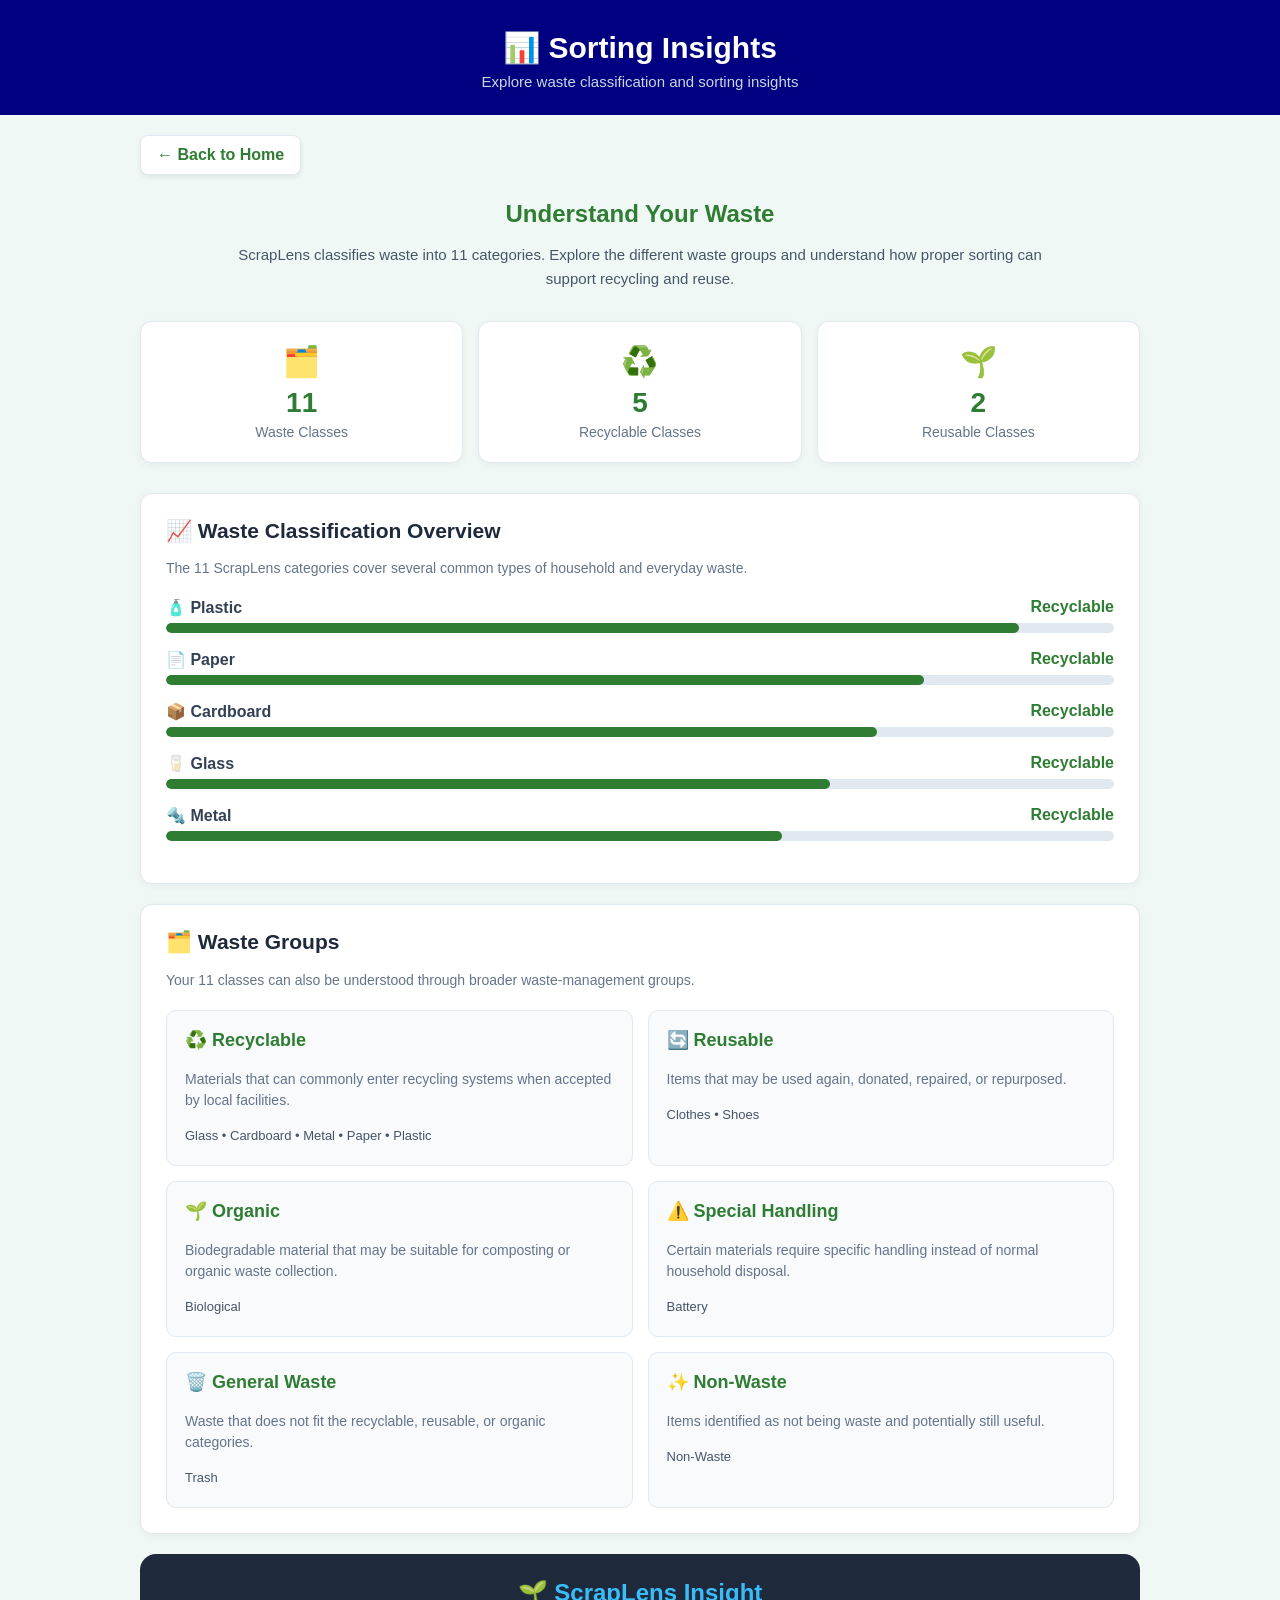
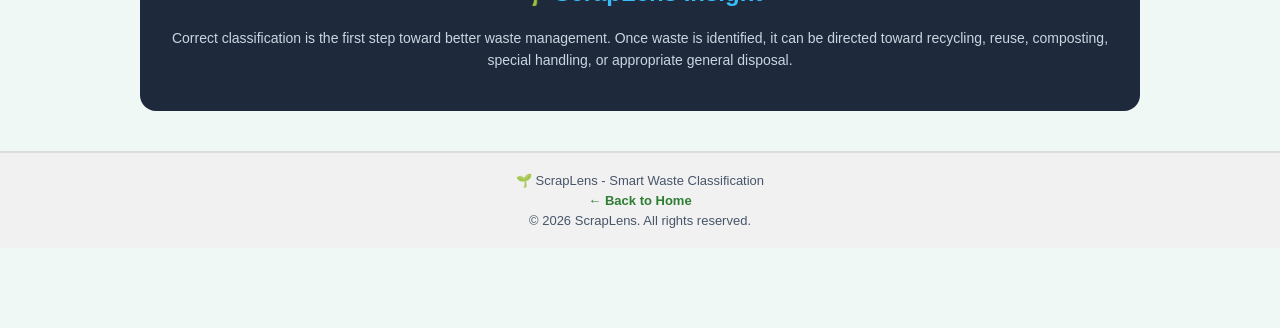
<file: Desktop/garbage_class/templates/analytics.html>
<!DOCTYPE html>
<html lang="en">

<head>
    <meta charset="UTF-8">
    <meta name="viewport" content="width=device-width, initial-scale=1.0">

    <title>Sorting Insights - ScrapLens</title>

    <style>

        /* =========================
           BASIC PAGE
        ========================== */

        body {
            font-family: Arial, sans-serif;
            background: #f0f8f5;
            margin: 0;
            padding: 0;
            padding-bottom: 80px;
            color: #1e293b;
        }


        /* =========================
           HEADER
        ========================== */

        header {
            background: navy;
            color: white;
            text-align: center;
            padding: 25px 20px;
        }

        header h1 {
            margin: 5px 0 8px;
            font-size: 30px;
        }

        header p {
            margin: 0;
            font-size: 15px;
            color: #cbd5e1;
        }


        /* =========================
           BACK BUTTON
        ========================== */

        .back-container {
            max-width: 1000px;
            margin: 20px auto 0;
            padding: 0 20px;
        }

        .back-btn {
            display: inline-block;
            text-decoration: none;
            color: #2e7d32;
            background: white;
            border: 1px solid #e2e8f0;
            padding: 10px 16px;
            border-radius: 8px;
            font-weight: bold;
            box-shadow: 0 2px 5px rgba(0,0,0,0.08);
        }

        .back-btn:hover {
            background: #e8f5e9;
            transform: translateY(-2px);
        }


        /* =========================
           INTRO
        ========================== */

        .intro {
            max-width: 850px;
            margin: 25px auto;
            padding: 0 20px;
            text-align: center;
        }

        .intro h2 {
            color: #2e7d32;
            margin-bottom: 10px;
        }

        .intro p {
            color: #475569;
            line-height: 1.6;
            font-size: 15px;
        }


        /* =========================
           STAT CARDS
        ========================== */

        .stats-container {
            max-width: 1000px;
            margin: 30px auto;
            padding: 0 20px;

            display: grid;
            grid-template-columns: repeat(3, 1fr);
            gap: 15px;
        }

        .stat-card {
            background: white;
            border-radius: 12px;
            padding: 22px 15px;
            text-align: center;

            border: 1px solid #e2e8f0;

            box-shadow: 0 2px 8px rgba(0,0,0,0.05);

            transition: transform 0.2s ease,
                        box-shadow 0.2s ease;
        }

        .stat-card:hover {
            transform: translateY(-4px);
            box-shadow: 0 6px 14px rgba(0,0,0,0.1);
        }

        .stat-icon {
            font-size: 30px;
            margin-bottom: 8px;
        }

        .stat-number {
            font-size: 28px;
            font-weight: bold;
            color: #2e7d32;
        }

        .stat-title {
            margin-top: 5px;
            color: #64748b;
            font-size: 14px;
        }


        /* =========================
           MAIN CONTENT
        ========================== */

        .content-container {
            max-width: 1000px;
            margin: 25px auto;
            padding: 0 20px;
        }


        /* =========================
           SECTION CARD
        ========================== */

        .section-card {
            background: white;
            border-radius: 12px;
            padding: 25px;

            border: 1px solid #e2e8f0;

            box-shadow: 0 2px 8px rgba(0,0,0,0.05);

            margin-bottom: 20px;
        }

        .section-card h2 {
            margin-top: 0;
            color: #1e293b;
            font-size: 21px;
        }

        .section-description {
            color: #64748b;
            font-size: 14px;
            margin-bottom: 22px;
        }


        /* =========================
           CATEGORY BARS
        ========================== */

        .category-row {
            margin-bottom: 17px;
        }

        .category-info {
            display: flex;
            justify-content: space-between;
            margin-bottom: 6px;
        }

        .category-name {
            font-weight: bold;
            color: #334155;
        }

        .category-value {
            color: #2e7d32;
            font-weight: bold;
        }

        .bar-background {
            width: 100%;
            height: 10px;
            background: #e2e8f0;
            border-radius: 10px;
            overflow: hidden;
        }

        .bar-fill {
            height: 100%;
            background: #2e7d32;
            border-radius: 10px;
        }


        /* =========================
           WASTE GROUPS
        ========================== */

        .groups-container {
            display: grid;
            grid-template-columns: repeat(2, 1fr);
            gap: 15px;
        }

        .group-card {
            padding: 18px;

            background: #f8fafc;

            border-radius: 10px;

            border: 1px solid #e2e8f0;
        }

        .group-card h3 {
            margin-top: 0;
            color: #2e7d32;
            font-size: 18px;
        }

        .group-card p {
            color: #64748b;
            line-height: 1.5;
            font-size: 14px;
        }

        .class-list {
            color: #475569;
            font-size: 13px;
            line-height: 1.7;
        }


        /* =========================
           INSIGHT BOX
        ========================== */

        .insight-box {
            background: #1e293b;
            color: white;
            border-radius: 16px;
            padding: 25px;
            text-align: center;
        }

        .insight-box h2 {
            color: #38bdf8;
            margin-top: 0;
        }

        .insight-box p {
            color: #cbd5e1;
            line-height: 1.6;
            font-size: 14px;
        }


        /* =========================
           FOOTER
        ========================== */

        footer {
            background: #f1f1f1;

            border-top: 2px solid #ddd;

            padding: 15px 0;

            text-align: center;

            margin-top: 40px;
        }

        footer p {
            margin: 5px;

            color: #475569;

            font-size: 13px;
        }

        footer a {
            color: #2e7d32;

            text-decoration: none;

            font-weight: bold;
        }


        /* =========================
           RESPONSIVE
        ========================== */

        @media (max-width: 700px) {

            .stats-container {
                grid-template-columns: 1fr;
            }

            .groups-container {
                grid-template-columns: 1fr;
            }

            header h1 {
                font-size: 25px;
            }

            .section-card {
                padding: 20px 15px;
            }

        }

    </style>

</head>


<body>


<!-- =========================
     HEADER
========================== -->

<header>

    <h1>📊 Sorting Insights</h1>

    <p>
        Explore waste classification and sorting insights
    </p>

</header>



<!-- =========================
     BACK BUTTON
========================== -->

<div class="back-container">

    <a href="index.html" class="back-btn">
        ← Back to Home
    </a>

</div>



<!-- =========================
     INTRO
========================== -->

<section class="intro">

    <h2>Understand Your Waste</h2>

    <p>
        ScrapLens classifies waste into 11 categories.
        Explore the different waste groups and understand
        how proper sorting can support recycling and reuse.
    </p>

</section>



<!-- =========================
     SUMMARY CARDS
========================== -->

<section class="stats-container">

    <div class="stat-card">

        <div class="stat-icon">
            🗂️
        </div>

        <div class="stat-number">
            11
        </div>

        <div class="stat-title">
            Waste Classes
        </div>

    </div>


    <div class="stat-card">

        <div class="stat-icon">
            ♻️
        </div>

        <div class="stat-number">
            5
        </div>

        <div class="stat-title">
            Recyclable Classes
        </div>

    </div>


    <div class="stat-card">

        <div class="stat-icon">
            🌱
        </div>

        <div class="stat-number">
            2
        </div>

        <div class="stat-title">
            Reusable Classes
        </div>

    </div>

</section>



<!-- =========================
     CLASSIFICATION OVERVIEW
========================== -->

<div class="content-container">

    <div class="section-card">

        <h2>📈 Waste Classification Overview</h2>

        <p class="section-description">
            The 11 ScrapLens categories cover several common
            types of household and everyday waste.
        </p>


        <!-- Plastic -->

        <div class="category-row">

            <div class="category-info">

                <span class="category-name">
                    🧴 Plastic
                </span>

                <span class="category-value">
                    Recyclable
                </span>

            </div>

            <div class="bar-background">

                <div class="bar-fill" style="width: 90%;"></div>

            </div>

        </div>


        <!-- Paper -->

        <div class="category-row">

            <div class="category-info">

                <span class="category-name">
                    📄 Paper
                </span>

                <span class="category-value">
                    Recyclable
                </span>

            </div>

            <div class="bar-background">

                <div class="bar-fill" style="width: 80%;"></div>

            </div>

        </div>


        <!-- Cardboard -->

        <div class="category-row">

            <div class="category-info">

                <span class="category-name">
                    📦 Cardboard
                </span>

                <span class="category-value">
                    Recyclable
                </span>

            </div>

            <div class="bar-background">

                <div class="bar-fill" style="width: 75%;"></div>

            </div>

        </div>


        <!-- Glass -->

        <div class="category-row">

            <div class="category-info">

                <span class="category-name">
                    🥛 Glass
                </span>

                <span class="category-value">
                    Recyclable
                </span>

            </div>

            <div class="bar-background">

                <div class="bar-fill" style="width: 70%;"></div>

            </div>

        </div>


        <!-- Metal -->

        <div class="category-row">

            <div class="category-info">

                <span class="category-name">
                    🔩 Metal
                </span>

                <span class="category-value">
                    Recyclable
                </span>

            </div>

            <div class="bar-background">

                <div class="bar-fill" style="width: 65%;"></div>

            </div>

        </div>

    </div>



    <!-- =========================
         WASTE GROUPS
    ========================== -->

    <div class="section-card">

        <h2>🗂️ Waste Groups</h2>

        <p class="section-description">
            Your 11 classes can also be understood through
            broader waste-management groups.
        </p>


        <div class="groups-container">


            <!-- Recyclable -->

            <div class="group-card">

                <h3>♻️ Recyclable</h3>

                <p>
                    Materials that can commonly enter recycling
                    systems when accepted by local facilities.
                </p>

                <div class="class-list">
                    Glass • Cardboard • Metal • Paper • Plastic
                </div>

            </div>


            <!-- Reusable -->

            <div class="group-card">

                <h3>🔄 Reusable</h3>

                <p>
                    Items that may be used again, donated,
                    repaired, or repurposed.
                </p>

                <div class="class-list">
                    Clothes • Shoes
                </div>

            </div>


            <!-- Organic -->

            <div class="group-card">

                <h3>🌱 Organic</h3>

                <p>
                    Biodegradable material that may be suitable
                    for composting or organic waste collection.
                </p>

                <div class="class-list">
                    Biological
                </div>

            </div>


            <!-- Special -->

            <div class="group-card">

                <h3>⚠️ Special Handling</h3>

                <p>
                    Certain materials require specific handling
                    instead of normal household disposal.
                </p>

                <div class="class-list">
                    Battery
                </div>

            </div>


            <!-- General -->

            <div class="group-card">

                <h3>🗑️ General Waste</h3>

                <p>
                    Waste that does not fit the recyclable,
                    reusable, or organic categories.
                </p>

                <div class="class-list">
                    Trash
                </div>

            </div>


            <!-- Non-Waste -->

            <div class="group-card">

                <h3>✨ Non-Waste</h3>

                <p>
                    Items identified as not being waste and
                    potentially still useful.
                </p>

                <div class="class-list">
                    Non-Waste
                </div>

            </div>

        </div>

    </div>



    <!-- =========================
         SCRAPLENS INSIGHT
    ========================== -->

    <div class="insight-box">

        <h2>🌱 ScrapLens Insight</h2>

        <p>
            Correct classification is the first step toward
            better waste management. Once waste is identified,
            it can be directed toward recycling, reuse,
            composting, special handling, or appropriate
            general disposal.
        </p>

    </div>

</div>



<!-- =========================
     FOOTER
========================== -->

<footer>

    <p>
        🌱 ScrapLens - Smart Waste Classification
    </p>

    <p>
        <a href="index.html">
            ← Back to Home
        </a>
    </p>

    <p>
        © 2026 ScrapLens. All rights reserved.
    </p>

</footer>


</body>

</html>
</file>
